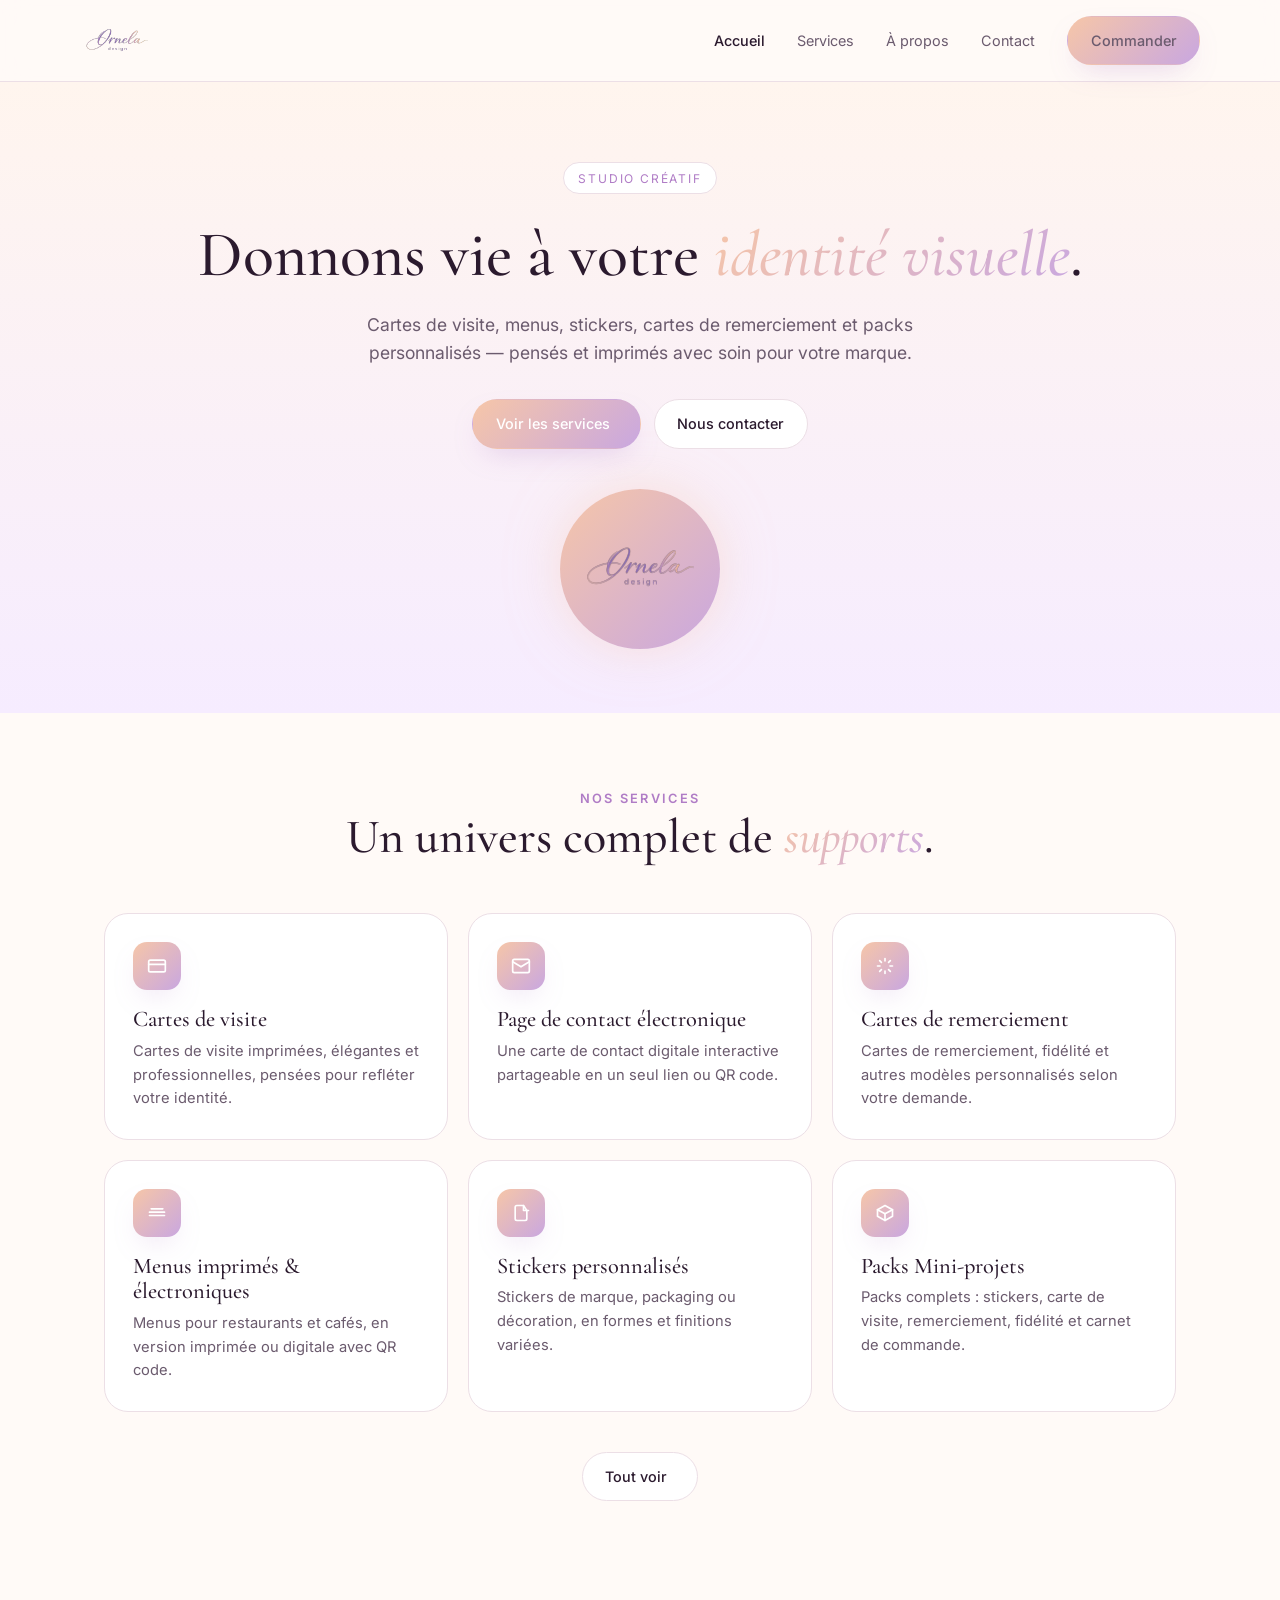
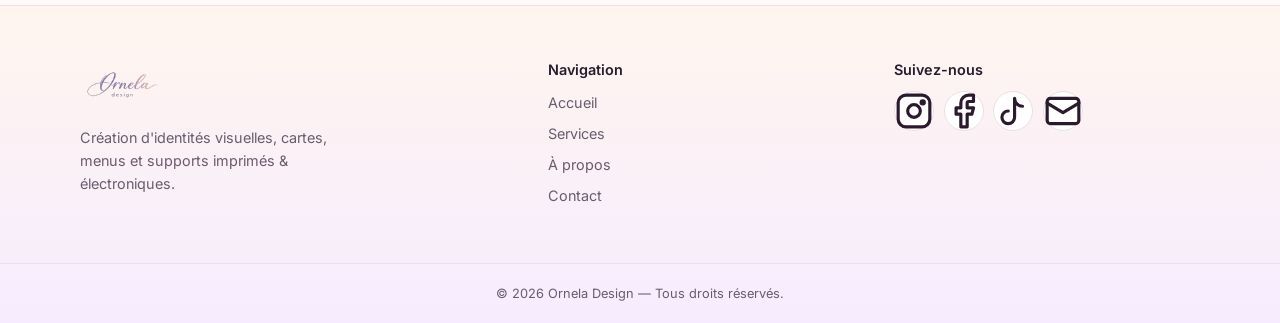
<file: index.html>
<!doctype html>
<html lang="fr">
<head>
<title>Ornela Design — Studio de design graphique</title>
<meta name="description" content="Cartes de visite, menus, stickers et packs personnalisés.">
<meta property="og:title" content="Ornela Design — Studio de design graphique">
<meta property="og:description" content="Cartes de visite, menus, stickers et packs personnalisés.">
<meta charset="utf-8"><meta name="viewport" content="width=device-width,initial-scale=1"><link rel="preconnect" href="https://fonts.googleapis.com"><link rel="preconnect" href="https://fonts.gstatic.com" crossorigin><link rel="stylesheet" href="https://fonts.googleapis.com/css2?family=Cormorant+Garamond:ital,wght@0,400;0,500;0,600;1,400;1,500&family=Inter:wght@400;500;600;700&display=swap"><link rel="stylesheet" href="css/styles.css">
</head>
<body>
<header class="site-header">
  <div class="container nav">
    <a href="index.html" class="logo"><img src="assets/logo.svg" alt="Ornela Design"></a>
    <nav class="nav-links">
      <a href="index.html">Accueil</a>
      <a href="services.html">Services</a>
      <a href="a-propos.html">À propos</a>
      <a href="contact.html">Contact</a>
      <a href="contact.html" class="btn btn-primary">Commander</a>
    </nav>
    <button class="nav-toggle" aria-label="Menu">
      <svg width="24" height="24" viewBox="0 0 24 24" fill="none" stroke="currentColor" stroke-width="2" stroke-linecap="round"><line x1="3" y1="6" x2="21" y2="6"/><line x1="3" y1="12" x2="21" y2="12"/><line x1="3" y1="18" x2="21" y2="18"/></svg>
    </button>
  </div>
  <div class="mobile-menu">
    <a href="index.html">Accueil</a>
    <a href="services.html">Services</a>
    <a href="a-propos.html">À propos</a>
    <a href="contact.html">Contact</a>
  </div>
</header>
<main>

<section class="hero bg-soft">
  <div class="container">
    <span class="badge">Studio créatif</span>
    <h1>Donnons vie à votre <span class="text-gradient">identité visuelle</span>.</h1>
    <p class="lead">Cartes de visite, menus, stickers, cartes de remerciement et packs personnalisés — pensés et imprimés avec soin pour votre marque.</p>
    <div class="hero-actions">
      <a href="services.html" class="btn btn-primary">Voir les services <span data-icon="arrow"></span></a>
      <a href="contact.html" class="btn btn-outline">Nous contacter</a>
    </div>
    <div class="hero-logo"><img src="assets/logo.svg" alt="Logo Ornela Design"></div>
  </div>
</section>
<section>
  <div class="container">
    <div class="section-head">
      <span class="eyebrow">Nos services</span>
      <h2>Un univers complet de <span class="text-gradient">supports</span>.</h2>
    </div>
    <div class="grid" id="services-grid"></div>
    <div style="text-align:center;margin-top:2.5rem"><a href="services.html" class="btn btn-outline">Tout voir <span data-icon="arrow"></span></a></div>
  </div>
</section>
</main>
<footer class="site-footer">
  <div class="container footer-grid">
    <div>
      <a href="index.html" class="logo"><img src="assets/logo.svg" alt="Ornela Design" style="height:48px"></a>
      <p class="muted" style="margin-top:1rem;max-width:280px;font-size:.9rem">Création d'identités visuelles, cartes, menus et supports imprimés & électroniques.</p>
    </div>
    <div>
      <h4>Navigation</h4>
      <ul>
        <li><a href="index.html">Accueil</a></li>
        <li><a href="services.html">Services</a></li>
        <li><a href="a-propos.html">À propos</a></li>
        <li><a href="contact.html">Contact</a></li>
      </ul>
    </div>
    <div>
      <h4>Suivez-nous</h4>
      <div class="socials">
        <a href="https://www.instagram.com/ornela.design/" target="_blank" rel="noreferrer" aria-label="Instagram" data-icon="instagram"></a>
        <a href="https://www.facebook.com/profile.php?id=61583125166285" target="_blank" rel="noreferrer" aria-label="Facebook" data-icon="facebook"></a>
        <a href="https://www.tiktok.com/@ornela.design" target="_blank" rel="noreferrer" aria-label="TikTok" data-icon="tiktok"></a>
        <a href="mailto:ornela.design.09@gmail.com" aria-label="Email" data-icon="email"></a>
      </div>
    </div>
  </div>
  <div class="copy">© <span id="year"></span> Ornela Design — Tous droits réservés.</div>
</footer>
<script>document.getElementById('year').textContent = new Date().getFullYear();</script>
<script src="js/main.js"></script>
</body>
</html>
</file>
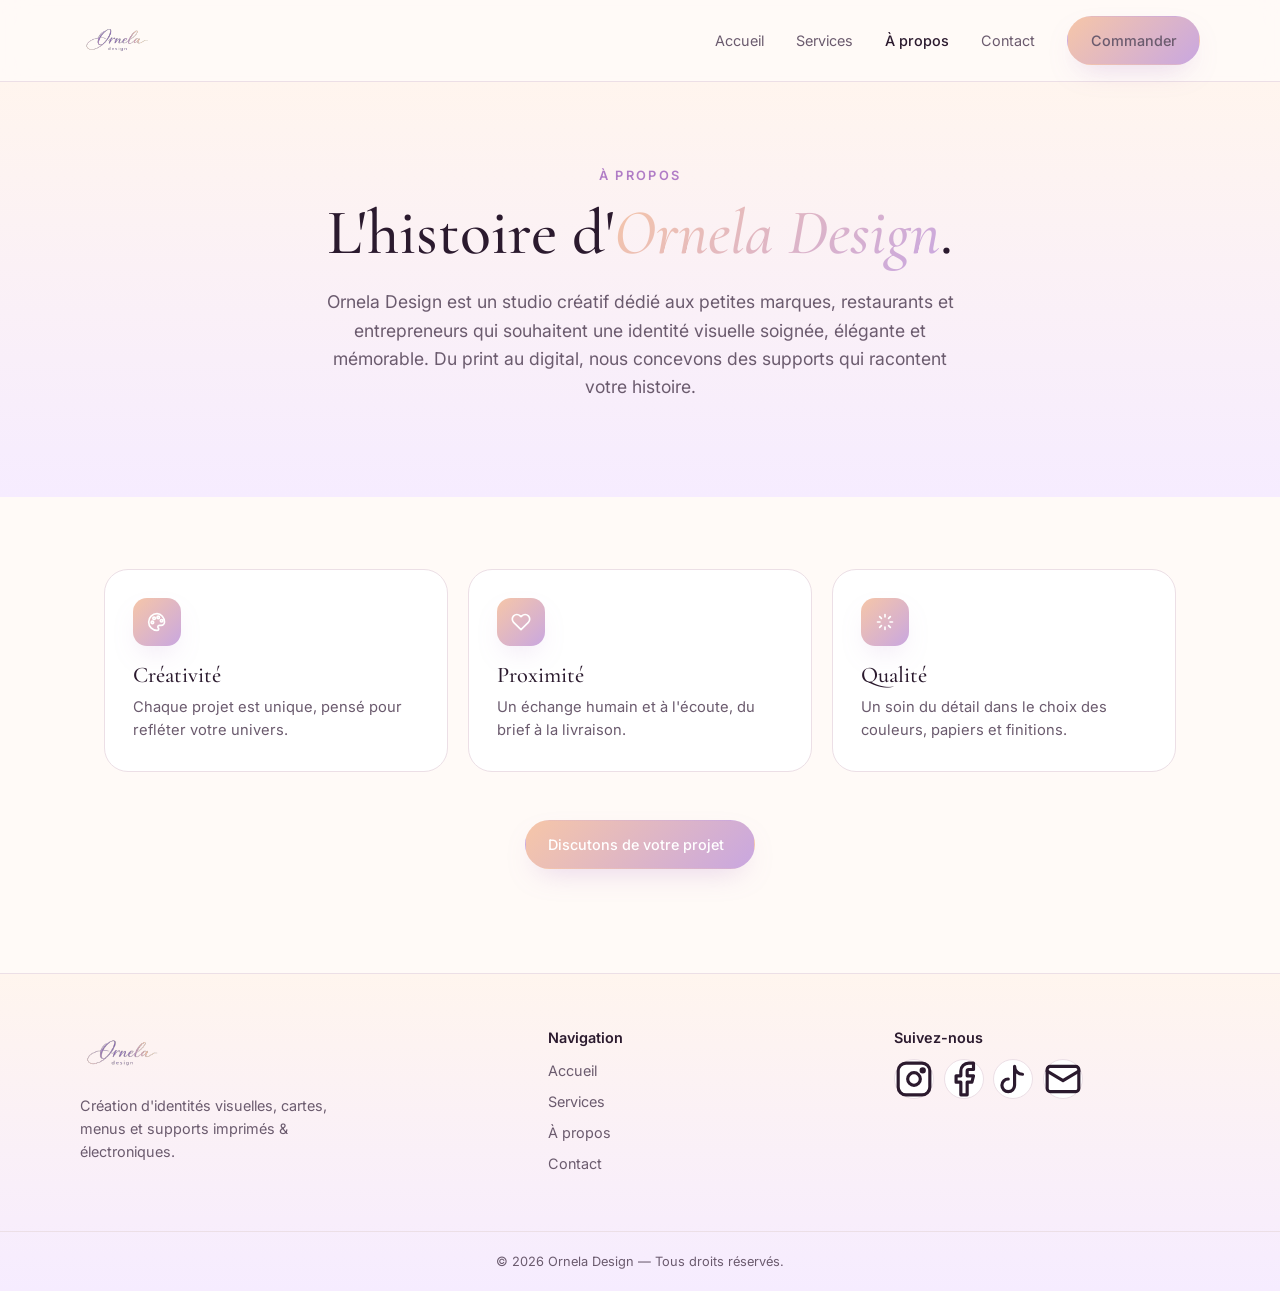
<file: a-propos.html>
<!doctype html>
<html lang="fr">
<head>
<title>À propos — Ornela Design</title>
<meta name="description" content="Un studio créatif passionné de design graphique.">
<meta property="og:title" content="À propos — Ornela Design">
<meta property="og:description" content="Un studio créatif passionné de design graphique.">
<meta charset="utf-8"><meta name="viewport" content="width=device-width,initial-scale=1"><link rel="preconnect" href="https://fonts.googleapis.com"><link rel="preconnect" href="https://fonts.gstatic.com" crossorigin><link rel="stylesheet" href="https://fonts.googleapis.com/css2?family=Cormorant+Garamond:ital,wght@0,400;0,500;0,600;1,400;1,500&family=Inter:wght@400;500;600;700&display=swap"><link rel="stylesheet" href="css/styles.css">
</head>
<body>
<header class="site-header">
  <div class="container nav">
    <a href="index.html" class="logo"><img src="assets/logo.svg" alt="Ornela Design"></a>
    <nav class="nav-links">
      <a href="index.html">Accueil</a>
      <a href="services.html">Services</a>
      <a href="a-propos.html">À propos</a>
      <a href="contact.html">Contact</a>
      <a href="contact.html" class="btn btn-primary">Commander</a>
    </nav>
    <button class="nav-toggle" aria-label="Menu">
      <svg width="24" height="24" viewBox="0 0 24 24" fill="none" stroke="currentColor" stroke-width="2" stroke-linecap="round"><line x1="3" y1="6" x2="21" y2="6"/><line x1="3" y1="12" x2="21" y2="12"/><line x1="3" y1="18" x2="21" y2="18"/></svg>
    </button>
  </div>
  <div class="mobile-menu">
    <a href="index.html">Accueil</a>
    <a href="services.html">Services</a>
    <a href="a-propos.html">À propos</a>
    <a href="contact.html">Contact</a>
  </div>
</header>
<main>

<section class="hero bg-soft">
  <div class="container">
    <span class="eyebrow">À propos</span>
    <h1 style="margin-top:.5rem">L'histoire d'<span class="text-gradient">Ornela Design</span>.</h1>
    <p class="lead">Ornela Design est un studio créatif dédié aux petites marques, restaurants et entrepreneurs qui souhaitent une identité visuelle soignée, élégante et mémorable. Du print au digital, nous concevons des supports qui racontent votre histoire.</p>
  </div>
</section>
<section>
  <div class="container">
    <div class="values" id="values-grid"></div>
    <div style="text-align:center;margin-top:3rem"><a href="contact.html" class="btn btn-primary">Discutons de votre projet <span data-icon="arrow"></span></a></div>
  </div>
</section>
</main>
<footer class="site-footer">
  <div class="container footer-grid">
    <div>
      <a href="index.html" class="logo"><img src="assets/logo.svg" alt="Ornela Design" style="height:48px"></a>
      <p class="muted" style="margin-top:1rem;max-width:280px;font-size:.9rem">Création d'identités visuelles, cartes, menus et supports imprimés & électroniques.</p>
    </div>
    <div>
      <h4>Navigation</h4>
      <ul>
        <li><a href="index.html">Accueil</a></li>
        <li><a href="services.html">Services</a></li>
        <li><a href="a-propos.html">À propos</a></li>
        <li><a href="contact.html">Contact</a></li>
      </ul>
    </div>
    <div>
      <h4>Suivez-nous</h4>
      <div class="socials">
        <a href="https://www.instagram.com/ornela.design/" target="_blank" rel="noreferrer" aria-label="Instagram" data-icon="instagram"></a>
        <a href="https://www.facebook.com/profile.php?id=61583125166285" target="_blank" rel="noreferrer" aria-label="Facebook" data-icon="facebook"></a>
        <a href="https://www.tiktok.com/@ornela.design" target="_blank" rel="noreferrer" aria-label="TikTok" data-icon="tiktok"></a>
        <a href="mailto:ornela.design.09@gmail.com" aria-label="Email" data-icon="email"></a>
      </div>
    </div>
  </div>
  <div class="copy">© <span id="year"></span> Ornela Design — Tous droits réservés.</div>
</footer>
<script>document.getElementById('year').textContent = new Date().getFullYear();</script>
<script src="js/main.js"></script>
</body>
</html>
</file>
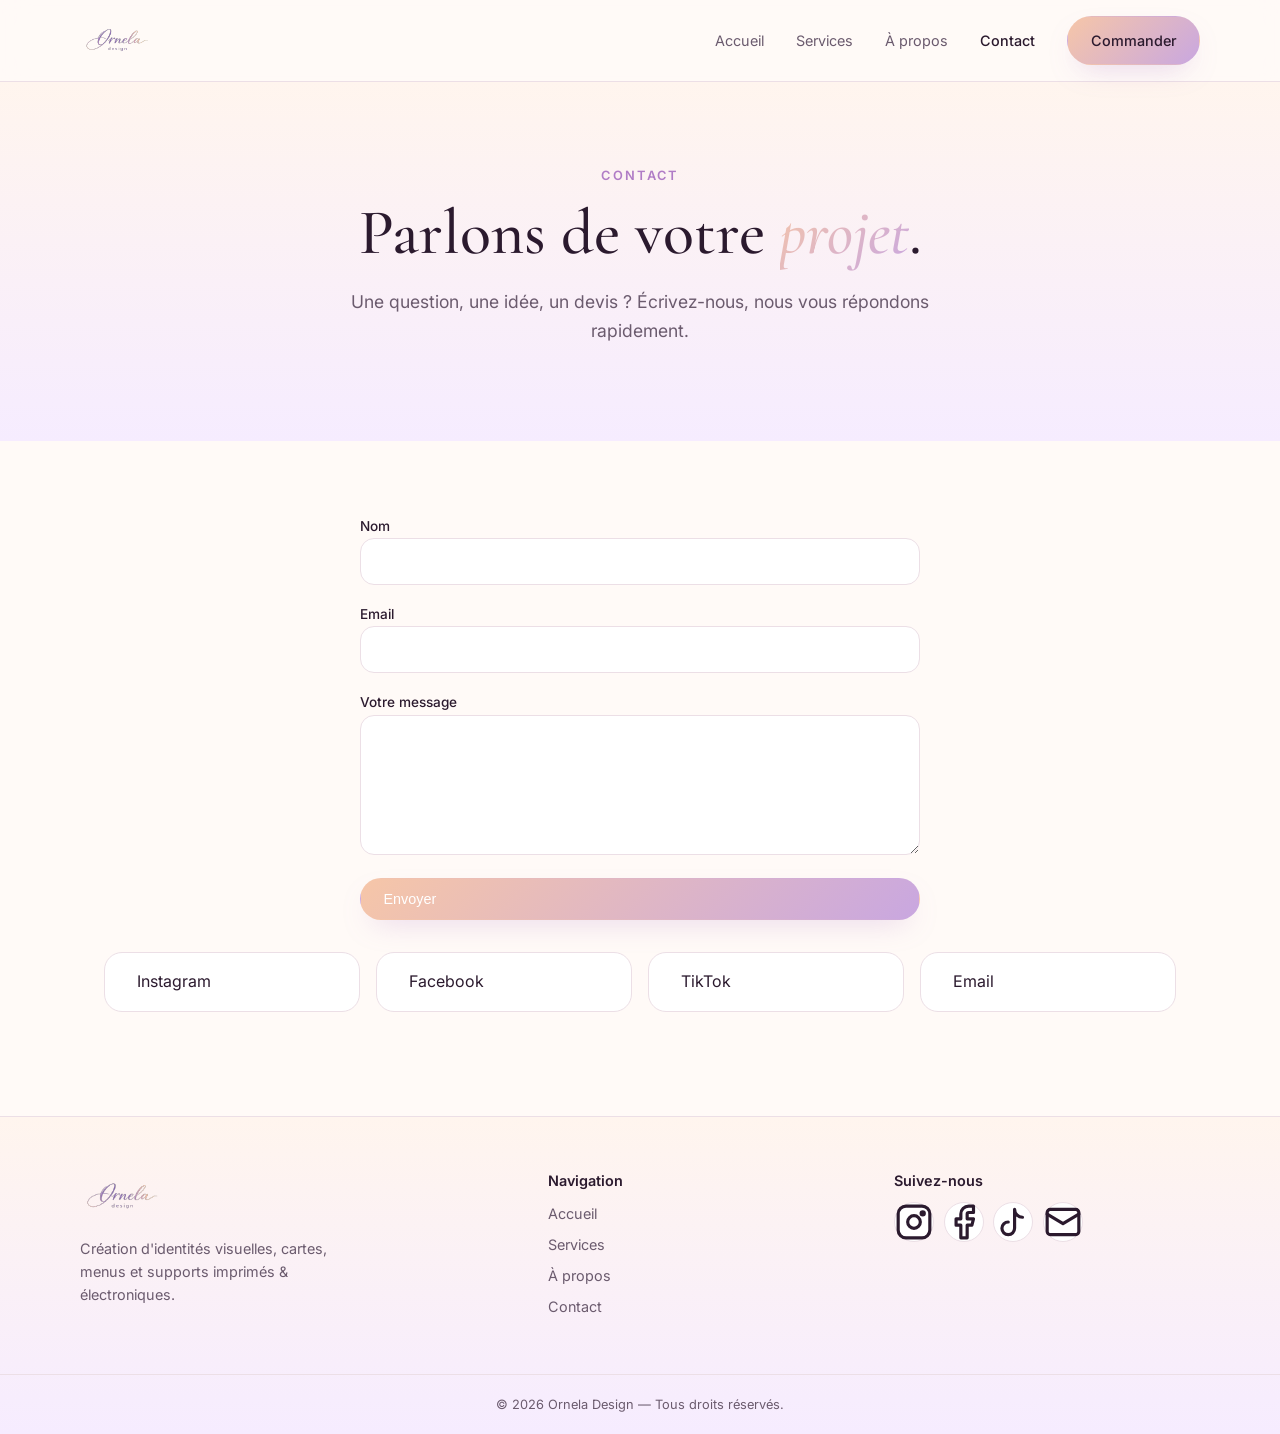
<file: contact.html>
<!doctype html>
<html lang="fr">
<head>
<title>Contact — Ornela Design</title>
<meta name="description" content="Contactez Ornela Design pour votre projet.">
<meta property="og:title" content="Contact — Ornela Design">
<meta property="og:description" content="Contactez Ornela Design pour votre projet.">
<meta charset="utf-8"><meta name="viewport" content="width=device-width,initial-scale=1"><link rel="preconnect" href="https://fonts.googleapis.com"><link rel="preconnect" href="https://fonts.gstatic.com" crossorigin><link rel="stylesheet" href="https://fonts.googleapis.com/css2?family=Cormorant+Garamond:ital,wght@0,400;0,500;0,600;1,400;1,500&family=Inter:wght@400;500;600;700&display=swap"><link rel="stylesheet" href="css/styles.css">
</head>
<body>
<header class="site-header">
  <div class="container nav">
    <a href="index.html" class="logo"><img src="assets/logo.svg" alt="Ornela Design"></a>
    <nav class="nav-links">
      <a href="index.html">Accueil</a>
      <a href="services.html">Services</a>
      <a href="a-propos.html">À propos</a>
      <a href="contact.html">Contact</a>
      <a href="contact.html" class="btn btn-primary">Commander</a>
    </nav>
    <button class="nav-toggle" aria-label="Menu">
      <svg width="24" height="24" viewBox="0 0 24 24" fill="none" stroke="currentColor" stroke-width="2" stroke-linecap="round"><line x1="3" y1="6" x2="21" y2="6"/><line x1="3" y1="12" x2="21" y2="12"/><line x1="3" y1="18" x2="21" y2="18"/></svg>
    </button>
  </div>
  <div class="mobile-menu">
    <a href="index.html">Accueil</a>
    <a href="services.html">Services</a>
    <a href="a-propos.html">À propos</a>
    <a href="contact.html">Contact</a>
  </div>
</header>
<main>

<section class="hero bg-soft">
  <div class="container">
    <span class="eyebrow">Contact</span>
    <h1 style="margin-top:.5rem">Parlons de votre <span class="text-gradient">projet</span>.</h1>
    <p class="lead">Une question, une idée, un devis ? Écrivez-nous, nous vous répondons rapidement.</p>
  </div>
</section>
<section>
  <div class="container">
    <form class="form" action ="https://formspree.io/f/xbdbjlar" method="POST" id="contact-form">
      <div><label for="name">Nom</label><input id="name" name="name" required></div>
      <div><label for="email">Email</label><input id="email" name="email" type="email" required></div>
      <div><label for="message">Votre message</label><textarea id="message" name="message" required></textarea></div>
      <button type="submit" class="btn btn-primary">Envoyer <span data-icon="arrow"></span></button>
    </form>
    <div class="contact-options">
      <a href="https://www.instagram.com/ornela.design/" target="_blank" rel="noreferrer"><span data-icon="instagram"></span>Instagram</a>
      <a href="https://www.facebook.com/profile.php?id=61583125166285" target="_blank" rel="noreferrer"><span data-icon="facebook"></span>Facebook</a>
      <a href="https://www.tiktok.com/@ornela.design" target="_blank" rel="noreferrer"><span data-icon="tiktok"></span>TikTok</a>
      <a href="mailto:ornela.design.09@gmail.com"><span data-icon="email"></span>Email</a>
    </div>
  </div>
</section>
</main>
<footer class="site-footer">
  <div class="container footer-grid">
    <div>
      <a href="index.html" class="logo"><img src="assets/logo.svg" alt="Ornela Design" style="height:48px"></a>
      <p class="muted" style="margin-top:1rem;max-width:280px;font-size:.9rem">Création d'identités visuelles, cartes, menus et supports imprimés & électroniques.</p>
    </div>
    <div>
      <h4>Navigation</h4>
      <ul>
        <li><a href="index.html">Accueil</a></li>
        <li><a href="services.html">Services</a></li>
        <li><a href="a-propos.html">À propos</a></li>
        <li><a href="contact.html">Contact</a></li>
      </ul>
    </div>
    <div>
      <h4>Suivez-nous</h4>
      <div class="socials">
        <a href="https://www.instagram.com/ornela.design/" target="_blank" rel="noreferrer" aria-label="Instagram" data-icon="instagram"></a>
        <a href="https://www.facebook.com/profile.php?id=61583125166285" target="_blank" rel="noreferrer" aria-label="Facebook" data-icon="facebook"></a>
        <a href="https://www.tiktok.com/@ornela.design" target="_blank" rel="noreferrer" aria-label="TikTok" data-icon="tiktok"></a>
        <a href="mailto:ornela.design.09@gmail.com" aria-label="Email" data-icon="email"></a>
      </div>
    </div>
  </div>
  <div class="copy">© <span id="year"></span> Ornela Design — Tous droits réservés.</div>
</footer>
<script>document.getElementById('year').textContent = new Date().getFullYear();</script>
<script src="js/main.js"></script>
</body>
</html>
</file>
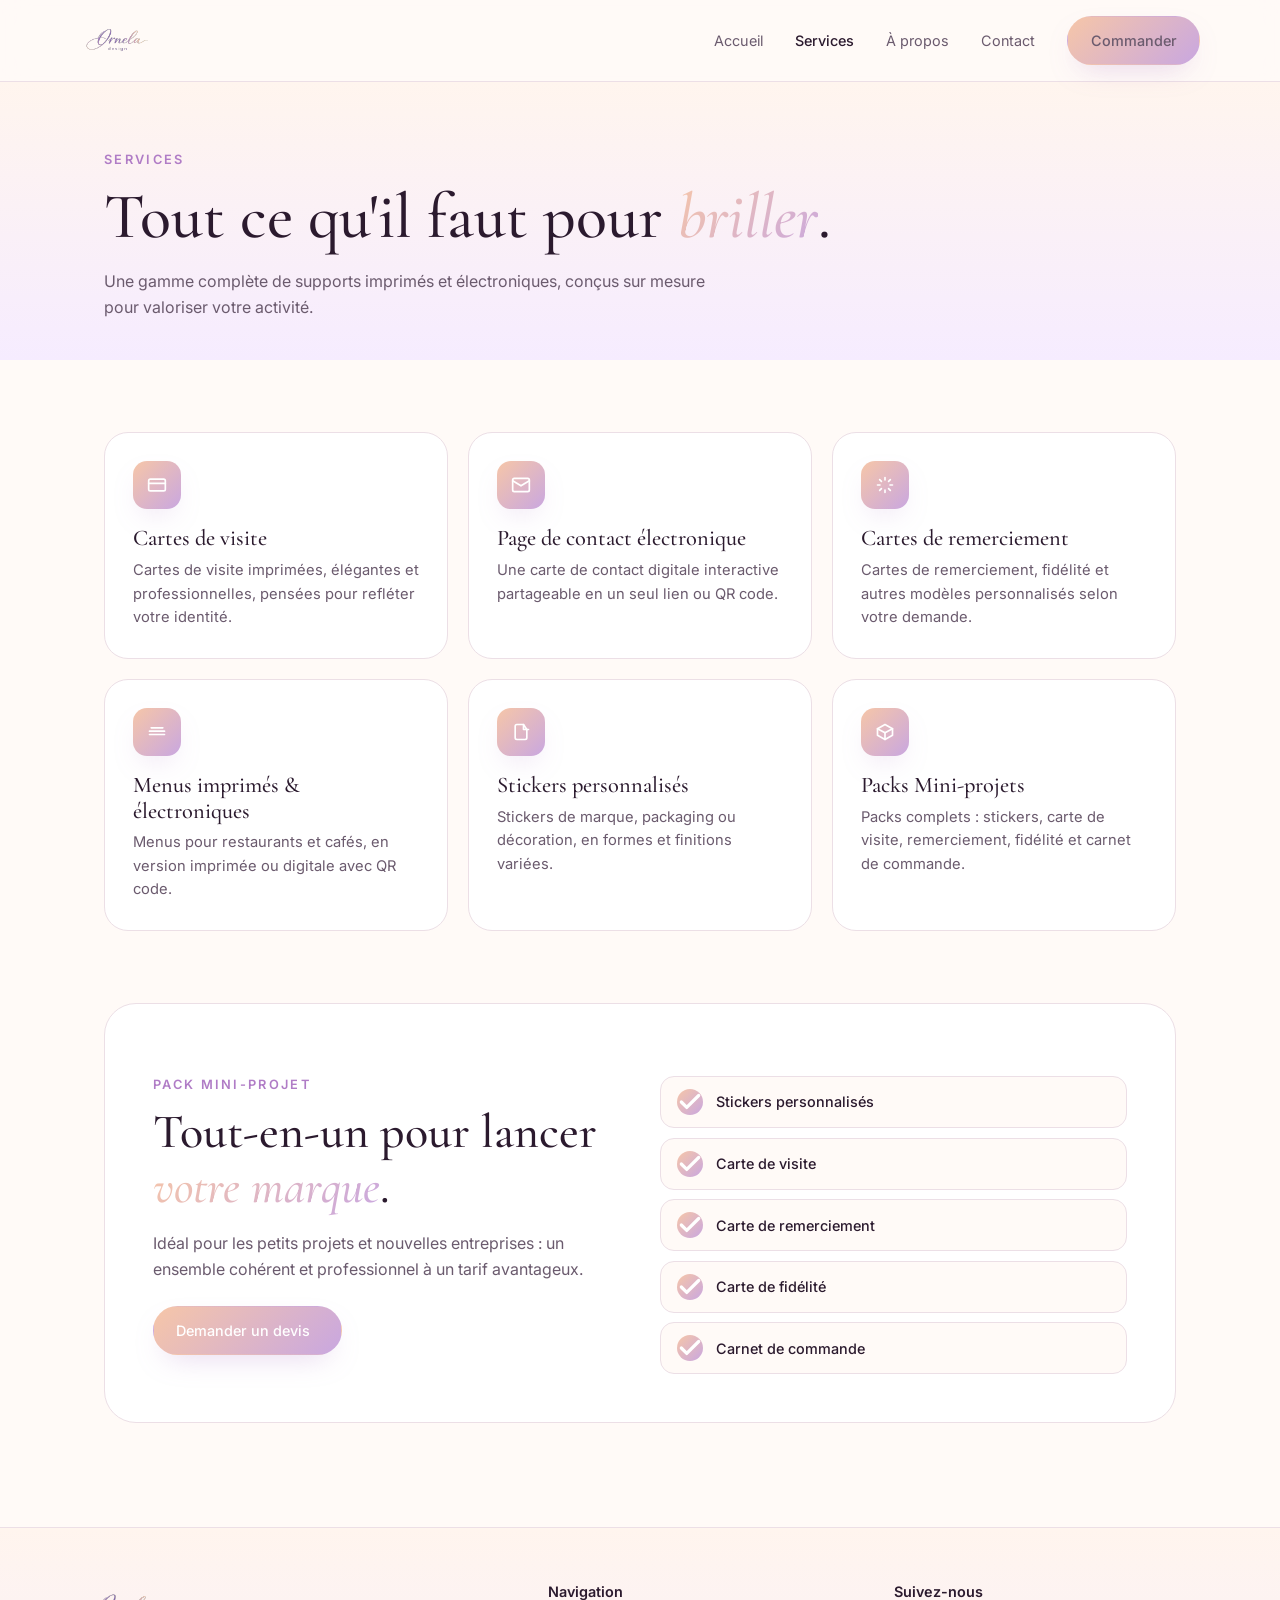
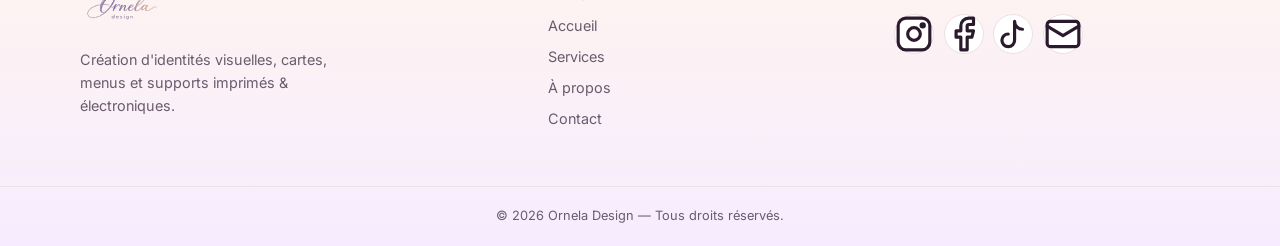
<file: services.html>
<!doctype html>
<html lang="fr">
<head>
<title>Services — Ornela Design</title>
<meta name="description" content="Découvrez tous les services de création graphique.">
<meta property="og:title" content="Services — Ornela Design">
<meta property="og:description" content="Découvrez tous les services de création graphique.">
<meta charset="utf-8"><meta name="viewport" content="width=device-width,initial-scale=1"><link rel="preconnect" href="https://fonts.googleapis.com"><link rel="preconnect" href="https://fonts.gstatic.com" crossorigin><link rel="stylesheet" href="https://fonts.googleapis.com/css2?family=Cormorant+Garamond:ital,wght@0,400;0,500;0,600;1,400;1,500&family=Inter:wght@400;500;600;700&display=swap"><link rel="stylesheet" href="css/styles.css">
</head>
<body>
<header class="site-header">
  <div class="container nav">
    <a href="index.html" class="logo"><img src="assets/logo.svg" alt="Ornela Design"></a>
    <nav class="nav-links">
      <a href="index.html">Accueil</a>
      <a href="services.html">Services</a>
      <a href="a-propos.html">À propos</a>
      <a href="contact.html">Contact</a>
      <a href="contact.html" class="btn btn-primary">Commander</a>
    </nav>
    <button class="nav-toggle" aria-label="Menu">
      <svg width="24" height="24" viewBox="0 0 24 24" fill="none" stroke="currentColor" stroke-width="2" stroke-linecap="round"><line x1="3" y1="6" x2="21" y2="6"/><line x1="3" y1="12" x2="21" y2="12"/><line x1="3" y1="18" x2="21" y2="18"/></svg>
    </button>
  </div>
  <div class="mobile-menu">
    <a href="index.html">Accueil</a>
    <a href="services.html">Services</a>
    <a href="a-propos.html">À propos</a>
    <a href="contact.html">Contact</a>
  </div>
</header>
<main>

<section class="hero bg-soft" style="padding:4rem 0 2.5rem;text-align:left">
  <div class="container">
    <span class="eyebrow">Services</span>
    <h1 style="margin-top:.5rem">Tout ce qu'il faut pour <span class="text-gradient">briller</span>.</h1>
    <p class="muted" style="max-width:620px;margin-top:1rem">Une gamme complète de supports imprimés et électroniques, conçus sur mesure pour valoriser votre activité.</p>
  </div>
</section>
<section>
  <div class="container">
    <div class="grid" id="services-grid"></div>
  </div>
</section>
<section style="padding-top:0">
  <div class="container">
    <div class="pack">
      <div>
        <span class="eyebrow">Pack Mini-Projet</span>
        <h2 style="margin-top:.5rem">Tout-en-un pour lancer <span class="text-gradient">votre marque</span>.</h2>
        <p class="muted" style="margin-top:1rem">Idéal pour les petits projets et nouvelles entreprises : un ensemble cohérent et professionnel à un tarif avantageux.</p>
        <a href="contact.html" class="btn btn-primary" style="margin-top:1.5rem">Demander un devis <span data-icon="arrow"></span></a>
      </div>
      
      <ul id="pack-list" style="list-style: none; padding: 0; margin-top: 1.5rem;">
        <li style="margin-bottom: 1rem; display: flex; align-items: center;">
          <span style="color: var(--primary-color); margin-right: 10px;">✔</span>
          <strong>Identité Visuelle :</strong> Création de logo unique et palette de couleurs.
        </li>
        <li style="margin-bottom: 1rem; display: flex; align-items: center;">
          <span style="color: var(--primary-color); margin-right: 10px;">✔</span>
          <strong>Supports Print :</strong> Conception de cartes de visite et stickers personnalisés.
        </li>
        <li style="margin-bottom: 1rem; display: flex; align-items: center;">
          <span style="color: var(--primary-color); margin-right: 10px;">✔</span>
          <strong>Design Digital :</strong> Menu électronique (QR Code) pour restaurants et cafés.
        </li>
     
      </ul>
    </div>
  </div>
</section>
</main>
<footer class="site-footer">
  <div class="container footer-grid">
    <div>
      <a href="index.html" class="logo"><img src="assets/logo.svg" alt="Ornela Design" style="height:48px"></a>
      <p class="muted" style="margin-top:1rem;max-width:280px;font-size:.9rem">Création d'identités visuelles, cartes, menus et supports imprimés & électroniques.</p>
    </div>
    <div>
      <h4>Navigation</h4>
      <ul>
        <li><a href="index.html">Accueil</a></li>
        <li><a href="services.html">Services</a></li>
        <li><a href="a-propos.html">À propos</a></li>
        <li><a href="contact.html">Contact</a></li>
      </ul>
    </div>
    <div>
      <h4>Suivez-nous</h4>
      <div class="socials">
        <a href="https://www.instagram.com/ornela.design/" target="_blank" rel="noreferrer" aria-label="Instagram" data-icon="instagram"></a>
        <a href="https://www.facebook.com/profile.php?id=61583125166285" target="_blank" rel="noreferrer" aria-label="Facebook" data-icon="facebook"></a>
        <a href="https://www.tiktok.com/@ornela.design" target="_blank" rel="noreferrer" aria-label="TikTok" data-icon="tiktok"></a>
        <a href="mailto:ornela.design.09@gmail.com" aria-label="Email" data-icon="email"></a>
      </div>
    </div>
  </div>
  <div class="copy">© <span id="year"></span> Ornela Design — Tous droits réservés.</div>
</footer>
<script>document.getElementById('year').textContent = new Date().getFullYear();</script>
<script src="js/main.js"></script>
</body>
</html>
</file>
<file: css/styles.css>
/* Ornela Design — Static stylesheet */
:root {
  --background: #fffaf7;
  --foreground: #2b1a2e;
  --muted: #f4ecf2;
  --muted-foreground: #6b5b6e;
  --border: #ecdfe6;
  --card: #ffffff;
  --primary: #b07cc6;
  --primary-foreground: #ffffff;
  --peach: #f6c6a8;
  --lavender: #c9a7e0;
  --gradient-brand: linear-gradient(135deg, #f6c6a8 0%, #c9a7e0 100%);
  --gradient-soft: linear-gradient(180deg, #fff5ee 0%, #f6ecff 100%);
  --shadow-soft: 0 12px 30px -12px rgba(176, 124, 198, 0.35);
  --shadow-glow: 0 0 60px -10px rgba(246, 198, 168, 0.6);
  --font-serif: "Cormorant Garamond", Georgia, serif;
  --font-sans: "Inter", system-ui, -apple-system, sans-serif;
}

* { box-sizing: border-box; }
html, body { margin: 0; padding: 0; }
body {
  font-family: var(--font-sans);
  color: var(--foreground);
  background: var(--background);
  line-height: 1.6;
  -webkit-font-smoothing: antialiased;
}
img { max-width: 100%; display: block; }
a { color: inherit; text-decoration: none; }

h1, h2, h3, h4 {
  font-family: var(--font-serif);
  font-weight: 500;
  line-height: 1.15;
  margin: 0;
}
h1 { font-size: clamp(2.5rem, 5vw, 4rem); }
h2 { font-size: clamp(2rem, 4vw, 3rem); }
h3 { font-size: 1.4rem; }
p  { margin: 0; }

.container { max-width: 1120px; margin: 0 auto; padding: 0 1.5rem; }
.text-gradient {
  background: var(--gradient-brand);
  -webkit-background-clip: text;
  background-clip: text;
  color: transparent;
  font-style: italic;
}
.bg-soft { background: var(--gradient-soft); }
.muted { color: var(--muted-foreground); }
.eyebrow {
  font-size: .8rem;
  font-weight: 600;
  letter-spacing: .18em;
  text-transform: uppercase;
  color: var(--primary);
}

/* Buttons */
.btn {
  display: inline-flex;
  align-items: center;
  gap: .5rem;
  padding: .75rem 1.4rem;
  border-radius: 999px;
  font-size: .9rem;
  font-weight: 500;
  cursor: pointer;
  border: 1px solid transparent;
  transition: transform .2s ease, box-shadow .2s ease;
}
.btn-primary {
  background: var(--gradient-brand);
  color: var(--primary-foreground);
  box-shadow: var(--shadow-soft);
}
.btn-primary:hover { transform: translateY(-2px) scale(1.02); }
.btn-outline {
  border: 1px solid var(--border);
  background: var(--card);
}
.btn-outline:hover { background: var(--muted); }

/* Header */
.site-header {
  position: sticky; top: 0; z-index: 50;
  background: rgba(255, 250, 247, 0.85);
  backdrop-filter: blur(14px);
  border-bottom: 1px solid var(--border);
}
.nav {
  display: flex; align-items: center; justify-content: space-between;
  padding: 1rem 0;
}
.logo { display: flex; align-items: center; gap: .6rem; }
.logo img { height: 42px; width: auto; }
.nav-links { display: flex; align-items: center; gap: 2rem; }
.nav-links a {
  font-size: .9rem; color: var(--muted-foreground);
  transition: color .2s;
}
.nav-links a:hover, .nav-links a.active { color: var(--foreground); font-weight: 500; }
.nav-toggle { display: none; background: none; border: 0; cursor: pointer; }
.mobile-menu { display: none; border-top: 1px solid var(--border); background: var(--card); }
.mobile-menu a { display: block; padding: .8rem 1.5rem; color: var(--muted-foreground); }
.mobile-menu a:hover { background: var(--muted); color: var(--foreground); }

@media (max-width: 820px) {
  .nav-links { display: none; }
  .nav-toggle { display: inline-flex; }
  .mobile-menu.open { display: block; }
}

/* Hero */
.hero { padding: 5rem 0 4rem; text-align: center; }
.hero .badge {
  display: inline-block;
  padding: .35rem .9rem;
  border-radius: 999px;
  background: var(--card);
  border: 1px solid var(--border);
  font-size: .75rem;
  letter-spacing: .15em;
  text-transform: uppercase;
  color: var(--primary);
  margin-bottom: 1.5rem;
}
.hero p.lead { max-width: 640px; margin: 1.2rem auto 2rem; font-size: 1.1rem; color: var(--muted-foreground); }
.hero-actions { display: flex; justify-content: center; gap: .8rem; flex-wrap: wrap; }
.hero-logo {
  margin: 2.5rem auto 0;
  width: 160px; height: 160px;
  border-radius: 50%;
  background: var(--gradient-brand);
  display: grid; place-items: center;
  box-shadow: var(--shadow-glow);
  animation: float 6s ease-in-out infinite;
}
.hero-logo img { width: 80%; height: auto; }
@keyframes float {
  0%,100% { transform: translateY(0); }
  50% { transform: translateY(-12px); }
}

/* Sections */
section { padding: 4.5rem 0; }
.section-head { text-align: center; margin-bottom: 3rem; }
.section-head p { max-width: 620px; margin: 1rem auto 0; color: var(--muted-foreground); }

/* Cards grid */
.grid {
  display: grid;
  gap: 1.25rem;
  grid-template-columns: repeat(auto-fit, minmax(260px, 1fr));
}
.card {
  background: var(--card);
  border: 1px solid var(--border);
  border-radius: 24px;
  padding: 1.75rem;
  transition: transform .25s, box-shadow .25s;
  position: relative;
  overflow: hidden;
}
.card:hover { transform: translateY(-4px); box-shadow: var(--shadow-soft); }
.card .icon {
  width: 48px; height: 48px; border-radius: 14px;
  background: var(--gradient-brand);
  color: #fff;
  display: grid; place-items: center;
  margin-bottom: 1rem;
  box-shadow: var(--shadow-soft);
}
.card h3 { margin-bottom: .5rem; }
.card p  { color: var(--muted-foreground); font-size: .92rem; }

/* Pack */
.pack {
  display: grid; gap: 2.5rem; align-items: center;
  grid-template-columns: 1fr 1fr;
  background: var(--card);
  border: 1px solid var(--border);
  border-radius: 32px;
  padding: 3rem;
}
@media (max-width: 820px) { .pack { grid-template-columns: 1fr; padding: 2rem; } }
.pack ul { list-style: none; padding: 0; margin: 0; display: grid; gap: .6rem; }
.pack li {
  display: flex; align-items: center; gap: .8rem;
  background: var(--background);
  border: 1px solid var(--border);
  padding: .75rem 1rem;
  border-radius: 14px;
  font-size: .9rem; font-weight: 500;
}
.pack .check {
  width: 26px; height: 26px; border-radius: 50%;
  background: var(--gradient-brand); color: #fff;
  display: grid; place-items: center; font-size: .8rem;
}

/* Values */
.values { display: grid; gap: 1.25rem; grid-template-columns: repeat(auto-fit, minmax(240px, 1fr)); }

/* Form */
.form { max-width: 560px; margin: 0 auto; display: grid; gap: 1rem; }
.form label { font-size: .85rem; font-weight: 500; }
.form input, .form textarea {
  width: 100%; padding: .8rem 1rem;
  border: 1px solid var(--border);
  border-radius: 14px;
  font-family: inherit; font-size: .95rem;
  background: var(--card);
}
.form input:focus, .form textarea:focus {
  outline: 2px solid var(--lavender);
  outline-offset: 1px;
}
.form textarea { min-height: 140px; resize: vertical; }

/* Contact options */
.contact-options { display: grid; gap: 1rem; grid-template-columns: repeat(auto-fit, minmax(220px, 1fr)); margin-top: 2rem; }
.contact-options a {
  display: flex; align-items: center; gap: .8rem;
  padding: 1rem 1.2rem;
  border: 1px solid var(--border);
  border-radius: 18px;
  background: var(--card);
  transition: all .2s;
}
.contact-options a:hover { background: var(--gradient-brand); color: #fff; border-color: transparent; }

/* Footer */
.site-footer {
  border-top: 1px solid var(--border);
  background: var(--gradient-soft);
  margin-top: 2rem;
}
.footer-grid {
  display: grid; gap: 2.5rem;
  grid-template-columns: 1.4fr 1fr 1fr;
  padding: 3.5rem 0;
}
@media (max-width: 820px) { .footer-grid { grid-template-columns: 1fr; } }
.footer-grid h4 { font-family: var(--font-sans); font-size: .9rem; font-weight: 600; margin-bottom: .8rem; }
.footer-grid ul { list-style: none; padding: 0; margin: 0; display: grid; gap: .5rem; font-size: .9rem; color: var(--muted-foreground); }
.socials { display: flex; gap: .6rem; }
.socials a {
  width: 40px; height: 40px; border-radius: 50%;
  border: 1px solid var(--border); background: var(--card);
  display: grid; place-items: center; transition: all .2s;
}
.socials a:hover { background: var(--gradient-brand); color: #fff; border-color: transparent; }
.copy { text-align: center; padding: 1.2rem; font-size: .8rem; color: var(--muted-foreground); border-top: 1px solid var(--border); }

/* Icon */
.icon svg { width: 20px; height: 20px; }
</file>
